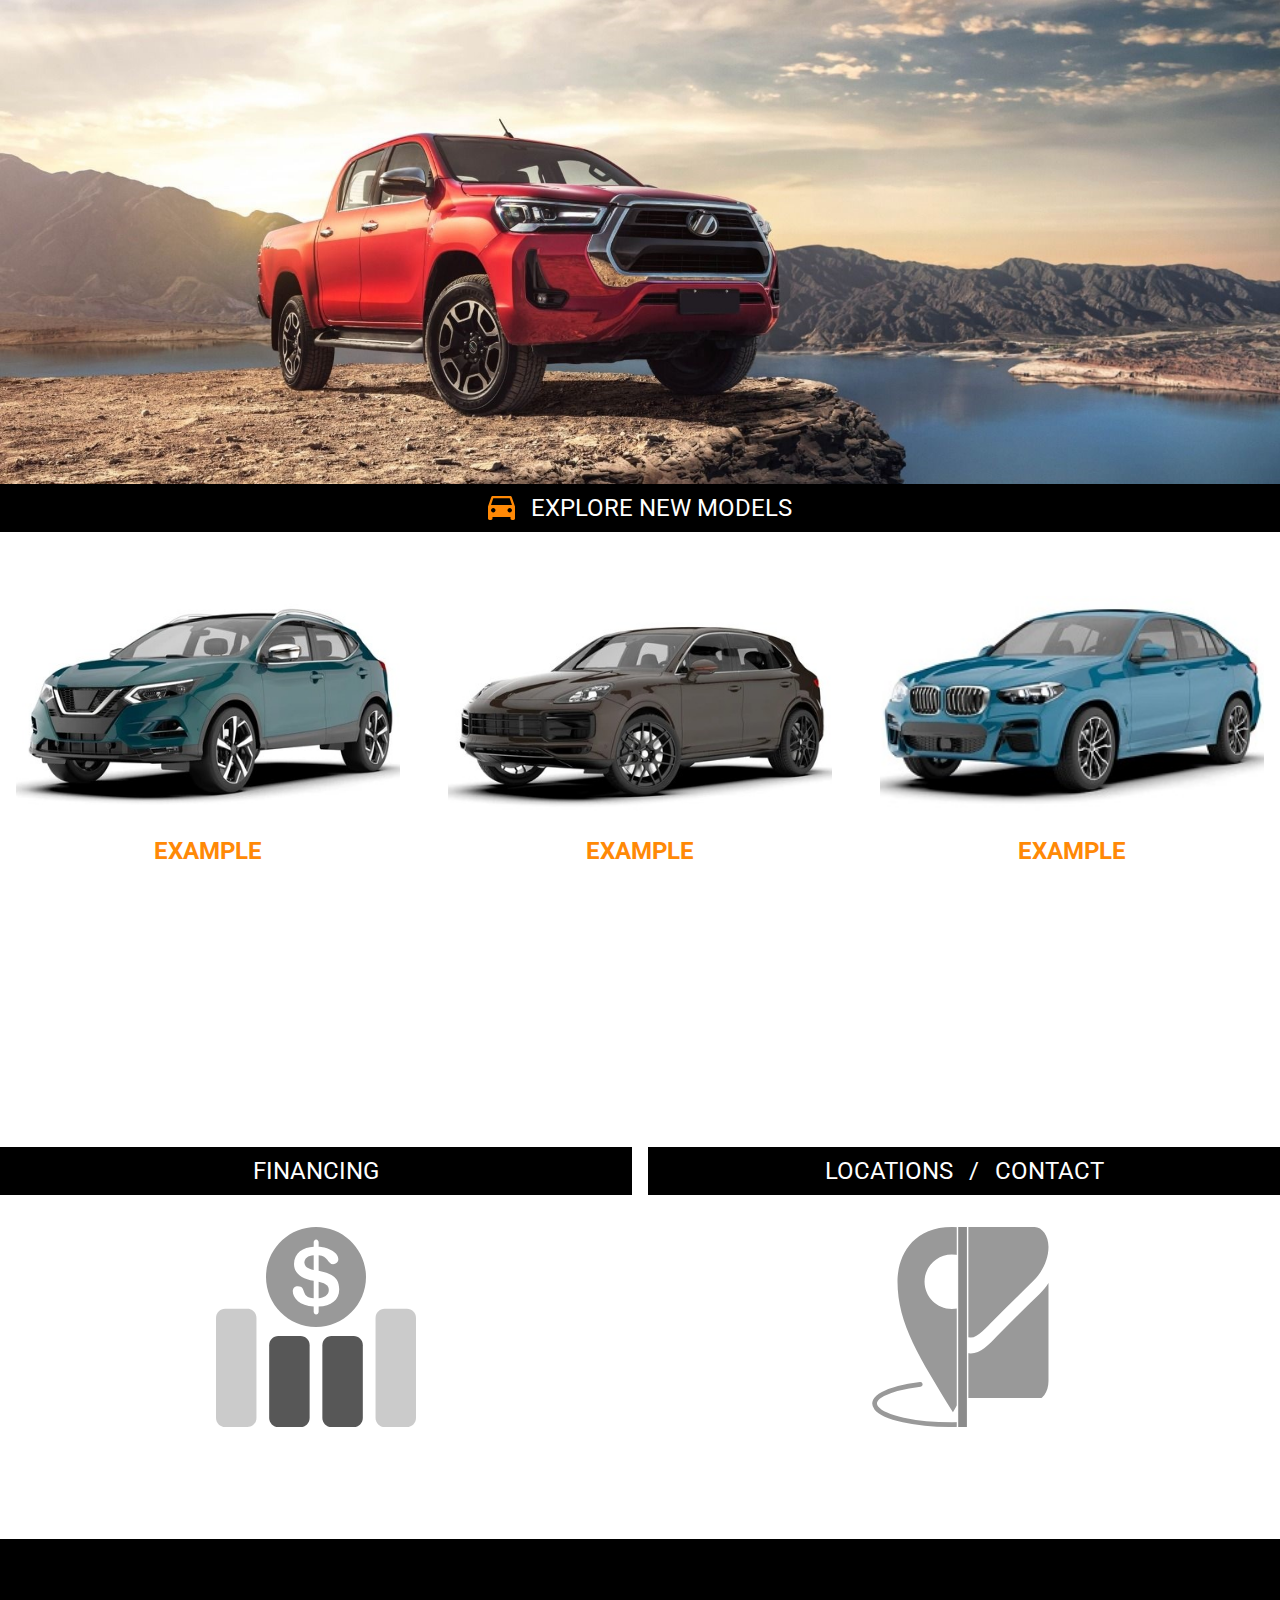
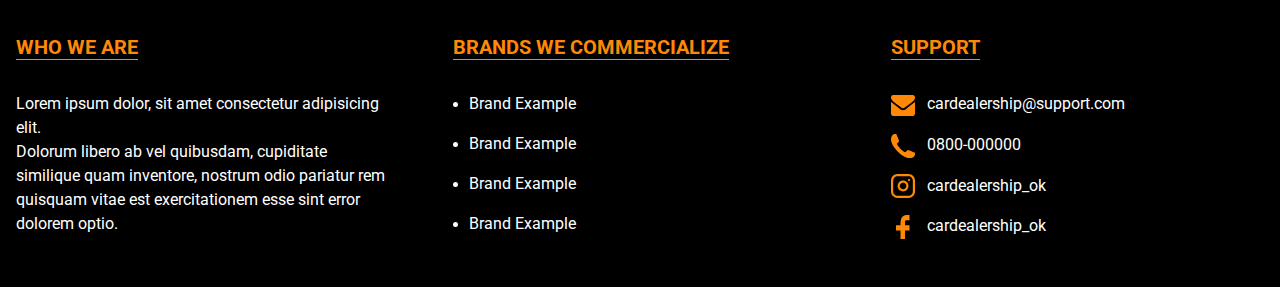
<file: pages/index.html>
<!DOCTYPE html>
<html lang="en">
<head>
    <meta charset="UTF-8">
    <meta http-equiv="X-UA-Compatible" content="IE=edge">
    <meta name="viewport" content="width=device-width, initial-scale=1.0">
    <link rel="preconnect" href="https://fonts.googleapis.com">
    <link rel="preconnect" href="https://fonts.gstatic.com" crossorigin>
    <link href="https://fonts.googleapis.com/css2?family=Playfair+Display:ital,wght@0,400;0,700;1,400;1,700&family=Roboto:ital,wght@0,400;0,700;0,900;1,300;1,700&display=swap" rel="stylesheet">
    <link rel="stylesheet" href="../css/index.css">
    <title>DealerShip</title>
</head>
<body>        
    <wrapper class="wrapper">
        <section class="hero inset-wrapper">
            <div class="hero-content">
                <h1>Welcome to <br> <i><font face="Playfair" color="#ff8906">Car Dealership</font></i></h1>
                <h2>MARKET LEADER</h2>
                <h2>We have the car you need <br> AT THE BEST PRICE</h2>
                <h2>Best Promotions</h2>
                <h2>Best after sales service</h2>
            </div>
        </section>
        <main class="main inset-wrapper">
            <div class="main-content">
                <div class="main-title">
                    <img class="icon-car" src="../icon/SVG/directions_car.svg" alt="">
                    <h2>Explore new models</h2>
                </div>
                <div class="main-carSlider">
                    <div class="card-container">
                        <div class="card-agroup">
                            <div class="card">
                                <a href="#model1">
                                    <img src="../image/car-slider1.jpg" alt="">
                                </a>
                                    <h2>EXAMPLE</h2>
                                    <div class="car-description">
                                        <h3>Car Features</h3>
                                        <ul>
                                            <li><strong>Year:</strong> 2022</li>
                                            <li><strong>Model:</strong> SerieX</li>
                                            <li><strong>Doors:</strong> 4</li>
                                            <li><strong>Fuel Type:</strong> Gasoline Fuel</li>
                                            <li><strong>Transmission:</strong> Automatic</li>
                                            <li><strong>Exterior Color:</strong> xxxxx</li>
                                        </ul>
                                    </div>
                            </div>
                            <div class="card">
                                <a href="#model1">
                                    <img src="../image/car-slider2.jpg" alt="">
                                </a>
                                <h2>EXAMPLE</h2>
                                <div class="car-description">
                                    <h3>Car Features</h3>
                                    <ul>
                                        <li><strong>Year:</strong> 2022</li>
                                        <li><strong>Model:</strong> SerieX</li>
                                        <li><strong>Doors:</strong> 4</li>
                                        <li><strong>Fuel Type:</strong> Gasoline Fuel</li>
                                        <li><strong>Transmission:</strong> Automatic</li>
                                        <li><strong>Exterior Color:</strong> xxxxx</li>
                                    </ul>
                                </div>
                            </div>
                            <div class="card">
                                <a href="#model1">
                                    <img src="../image/car-slider3.jpg" alt="">
                                </a>
                                <h2>EXAMPLE</h2>
                                <div class="car-description">
                                    <h3>Car Features</h3>
                                    <ul>
                                        <li><strong>Year:</strong> 2022</li>
                                        <li><strong>Model:</strong> SerieX</li>
                                        <li><strong>Doors:</strong> 4</li>
                                        <li><strong>Fuel Type:</strong> Gasoline Fuel</li>
                                        <li><strong>Transmission:</strong> Automatic</li>
                                        <li><strong>Exterior Color:</strong> xxxxx</li>
                                    </ul>
                                </div>
                            </div>
                        </div>
                        <div class="card-agroup">

                            <div class="card">
                                <a href="#model1">
                                    <img src="../image/car-slider4.jpg" alt="">
                                </a>
                                <h2>EXAMPLE</h2>
                                <div class="car-description">
                                    <h3>Car Features</h3>
                                    <ul>
                                        <li><strong>Year:</strong> 2022</li>
                                        <li><strong>Model:</strong> SerieX</li>
                                        <li><strong>Doors:</strong> 4</li>
                                        <li><strong>Fuel Type:</strong> Gasoline Fuel</li>
                                        <li><strong>Transmission:</strong> Automatic</li>
                                        <li><strong>Exterior Color:</strong> xxxxx</li>
                                    </ul>
                                </div>
                            </div>
                            <div class="card">
                                <a href="#model1">
                                    <img src="../image/car-slider1.jpg" alt="">
                                </a>
                                <h2>EXAMPLE</h2>
                                <div class="car-description">
                                    <h3>Car Features</h3>
                                    <ul>
                                        <li><strong>Year:</strong> 2022</li>
                                        <li><strong>Model:</strong> SerieX</li>
                                        <li><strong>Doors:</strong> 4</li>
                                        <li><strong>Fuel Type:</strong> Gasoline Fuel</li>
                                        <li><strong>Transmission:</strong> Automatic</li>
                                        <li><strong>Exterior Color:</strong> xxxxx</li>
                                    </ul>
                                </div>
                            </div>
                            <div class="card">
                                <a href="#model1">
                                    <img src="../image/car-slider2.jpg" alt="">
                                </a>
                                <h2>EXAMPLE</h2>
                                <div class="car-description">
                                    <h3>Car Features</h3>
                                    <ul>
                                        <li><strong>Year:</strong> 2022</li>
                                        <li><strong>Model:</strong> SerieX</li>
                                        <li><strong>Doors:</strong> 4</li>
                                        <li><strong>Fuel Type:</strong> Gasoline Fuel</li>
                                        <li><strong>Transmission:</strong> Automatic</li>
                                        <li><strong>Exterior Color:</strong> xxxxx</li>
                                    </ul>
                                </div>
                            </div>
                        </div>
                        <div class="card-agroup">
                            <div class="card">
                                <a href="#model1">
                                    <img src="../image/car-slider3.jpg" alt="">
                                </a>
                                <h2>EXAMPLE</h2>
                                <div class="car-description">
                                    <h3>Car Features</h3>
                                    <ul>
                                        <li><strong>Year:</strong> 2022</li>
                                        <li><strong>Model:</strong> SerieX</li>
                                        <li><strong>Doors:</strong> 4</li>
                                        <li><strong>Fuel Type:</strong> Gasoline Fuel</li>
                                        <li><strong>Transmission:</strong> Automatic</li>
                                        <li><strong>Exterior Color:</strong> xxxxx</li>
                                    </ul>
                                </div>
                            </div>
                            <div class="card">
                                <a href="#model1">
                                    <img src="../image/car-slider4.jpg" alt="">
                                </a>
                                <h2>EXAMPLE</h2>
                                <div class="car-description">
                                    <h3>Car Features</h3>
                                    <ul>
                                        <li><strong>Year:</strong> 2022</li>
                                        <li><strong>Model:</strong> SerieX</li>
                                        <li><strong>Doors:</strong> 4</li>
                                        <li><strong>Fuel Type:</strong> Gasoline Fuel</li>
                                        <li><strong>Transmission:</strong> Automatic</li>
                                        <li><strong>Exterior Color:</strong> xxxxx</li>
                                    </ul>
                                </div>
                            </div>
                            <div class="card">
                                <a href="#model1">
                                    <img src="../image/car-slider1.jpg" alt="">
                                </a>
                                <h2>EXAMPLE</h2>
                                <div class="car-description">
                                    <h3>Car Features</h3>
                                    <ul>
                                        <li><strong>Year:</strong> 2022</li>
                                        <li><strong>Model:</strong> SerieX</li>
                                        <li><strong>Doors:</strong> 4</li>
                                        <li><strong>Fuel Type:</strong> Gasoline Fuel</li>
                                        <li><strong>Transmission:</strong> Automatic</li>
                                        <li><strong>Exterior Color:</strong> xxxxx</li>
                                    </ul>
                                </div>
                            </div>
                        </div>
                        <div class="card-agroup">

                            <div class="card">
                                <a href="#model1">
                                    <img src="../image/car-slider2.jpg" alt="">
                                </a>
                                <h2>EXAMPLE</h2>
                                <div class="car-description">
                                    <h3>Car Features</h3>
                                    <ul>
                                        <li><strong>Year:</strong> 2022</li>
                                        <li><strong>Model:</strong> SerieX</li>
                                        <li><strong>Doors:</strong> 4</li>
                                        <li><strong>Fuel Type:</strong> Gasoline Fuel</li>
                                        <li><strong>Transmission:</strong> Automatic</li>
                                        <li><strong>Exterior Color:</strong> xxxxx</li>
                                    </ul>
                                </div>
                            </div>
                            <div class="card">
                                <a href="#model1">
                                    <img src="../image/car-slider3.jpg" alt="">
                                </a>
                                <h2>EXAMPLE</h2>
                                <div class="car-description">
                                    <h3>Car Features</h3>
                                    <ul>
                                        <li><strong>Year:</strong> 2022</li>
                                        <li><strong>Model:</strong> SerieX</li>
                                        <li><strong>Doors:</strong> 4</li>
                                        <li><strong>Fuel Type:</strong> Gasoline Fuel</li>
                                        <li><strong>Transmission:</strong> Automatic</li>
                                        <li><strong>Exterior Color:</strong> xxxxx</li>
                                    </ul>
                                </div>
                            </div>
                            <div class="card">
                                <a href="#model1">
                                    <img src="../image/car-slider4.jpg" alt="">
                                </a>
                                <h2>EXAMPLE</h2>
                                <div class="car-description">
                                    <h3>Car Features</h3>
                                    <ul>
                                        <li><strong>Year:</strong> 2022</li>
                                        <li><strong>Model:</strong> SerieX</li>
                                        <li><strong>Doors:</strong> 4</li>
                                        <li><strong>Fuel Type:</strong> Gasoline Fuel</li>
                                        <li><strong>Transmission:</strong> Automatic</li>
                                        <li><strong>Exterior Color:</strong> xxxxx</li>
                                    </ul>
                                </div>
                            </div>
                        </div>
                    </div>
                </div>
                <div class="main-services">
                    <a href="#financing" class="mainServices-section">                        
                        <div class="main-title">
                            <h2>Financing</h2>
                        </div>
                        <img src="../image/financing-image-colored.svg" alt="">
                    </a>
                    <a href="#contact" class="mainServices-section">
                        <div class="main-title">
                            <h2>Locations</h2>
                            <h2 class="hidden-in-mobile">/</h2>
                            <h2 class="hidden-in-mobile">Contact</h2>
                        </div>
                        <img src="../image/location-image-colored.svg" alt="">
                    </a>
                </div>

            </div>
        </main>
    </wrapper>
    <footer class="footer inset-wrapper">
        <div class="footer-content">
            <div class="footer-section">
                <div class="footer-title">
                    <h3>Who we are</h3>
                </div>
                <div class="footer-text">
                    <h4>Lorem ipsum dolor, sit amet consectetur adipisicing elit. <br> Dolorum libero ab vel quibusdam, cupiditate similique quam inventore, nostrum odio pariatur rem quisquam vitae est exercitationem esse sint error dolorem optio.</h4>
                </div>
            </div>
            <div class="footer-section">
                <div class="footer-title">
                    <h3>Brands we commercialize</h3>
                </div>
                <div class="footer-text">                        
                    <ul>
                        <li><h4>Brand Example</h4></li>
                        <li><h4>Brand Example</h4></li>
                        <li><h4>Brand Example</h4></li>
                        <li><h4>Brand Example</h4></li>
                    </ul>
                </div>
            </div>
            <div class="footer-section">
                <div class="footer-title">
                    <h3>Support</h3>
                </div>
                <div class="support-text">
                    <h4><img src="../icon/SVG/envelope.svg" alt=""> cardealership@support.com </h4>
                    <h4><img src="../icon/SVG/phone.svg" alt=""> 0800-000000 </h4>
                    <h4><img src="../icon/SVG/instagram.svg" alt=""> cardealership_ok </h4>
                    <h4><img src="../icon/SVG/social-facebook.svg" alt=""> cardealership_ok </h4>
                </div>
            </div>
        </div>
    </footer>
</body>
</html>
</file>
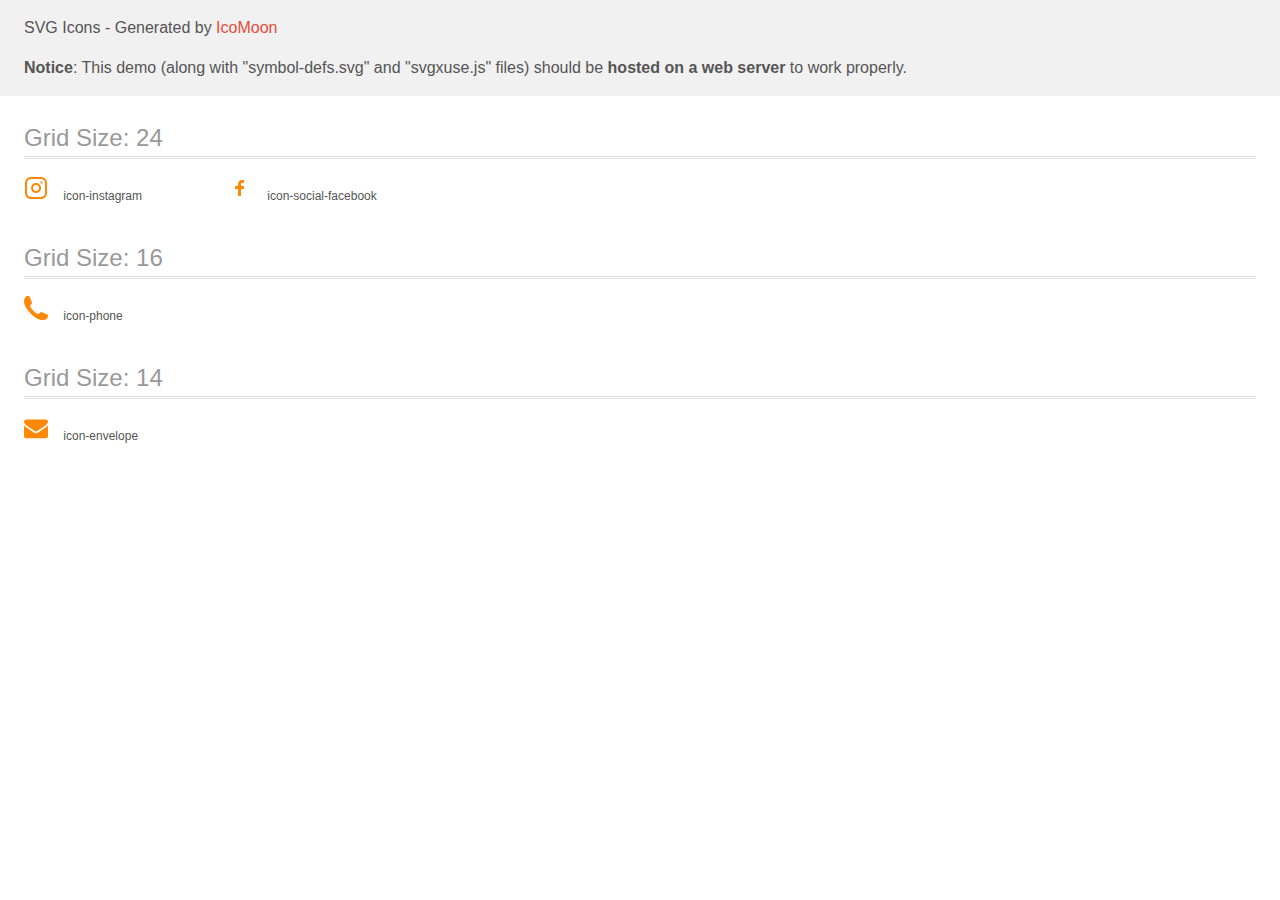
<file: icon/demo-external-svg.html>
<!doctype html>
<html>
<head>
    <title>IcoMoon - SVG Icons</title>
    <meta charset="utf-8">
    <meta name="viewport" content="width=device-width, initial-scale=1">
    <link rel="stylesheet" href="demo-files/demo.css">
    <link rel="stylesheet" href="style.css">
</head>
<body>
<header class="bgc1 clearfix">
<div class="mhl">
    <p>SVG Icons - Generated by <a href="https://icomoon.io/app">IcoMoon</a></p><p><strong>Notice</strong>: This demo (along with "symbol-defs.svg" and "svgxuse.js" files) should be <b>hosted on a web server</b> to work properly.</p>
</div>
</header>
    <div class="clearfix mhl ptl">
        <h1 class="mvm mtn fgc1">Grid Size: 24</h1>
        <div class="glyph fs1">
            <div class="clearfix pbs">
                <svg class="icon icon-instagram"><use xlink:href="symbol-defs.svg#icon-instagram"></use></svg><span class="name"> icon-instagram</span>
            </div>
        </div>
        <div class="glyph fs1">
            <div class="clearfix pbs">
                <svg class="icon icon-social-facebook"><use xlink:href="symbol-defs.svg#icon-social-facebook"></use></svg><span class="name"> icon-social-facebook</span>
            </div>
        </div>
  </div>
    <div class="clearfix mhl ptl">
        <h1 class="mvm mtn fgc1">Grid Size: 16</h1>
        <div class="glyph fs2">
            <div class="clearfix pbs">
                <svg class="icon icon-phone"><use xlink:href="symbol-defs.svg#icon-phone"></use></svg><span class="name"> icon-phone</span>
            </div>
        </div>
  </div>
    <div class="clearfix mhl ptl">
        <h1 class="mvm mtn fgc1">Grid Size: 14</h1>
        <div class="glyph fs3">
            <div class="clearfix pbs">
                <svg class="icon icon-envelope"><use xlink:href="symbol-defs.svg#icon-envelope"></use></svg><span class="name"> icon-envelope</span>
            </div>
        </div>
  </div>
<script defer src="svgxuse.js"></script>
</body>
</html>
</file>
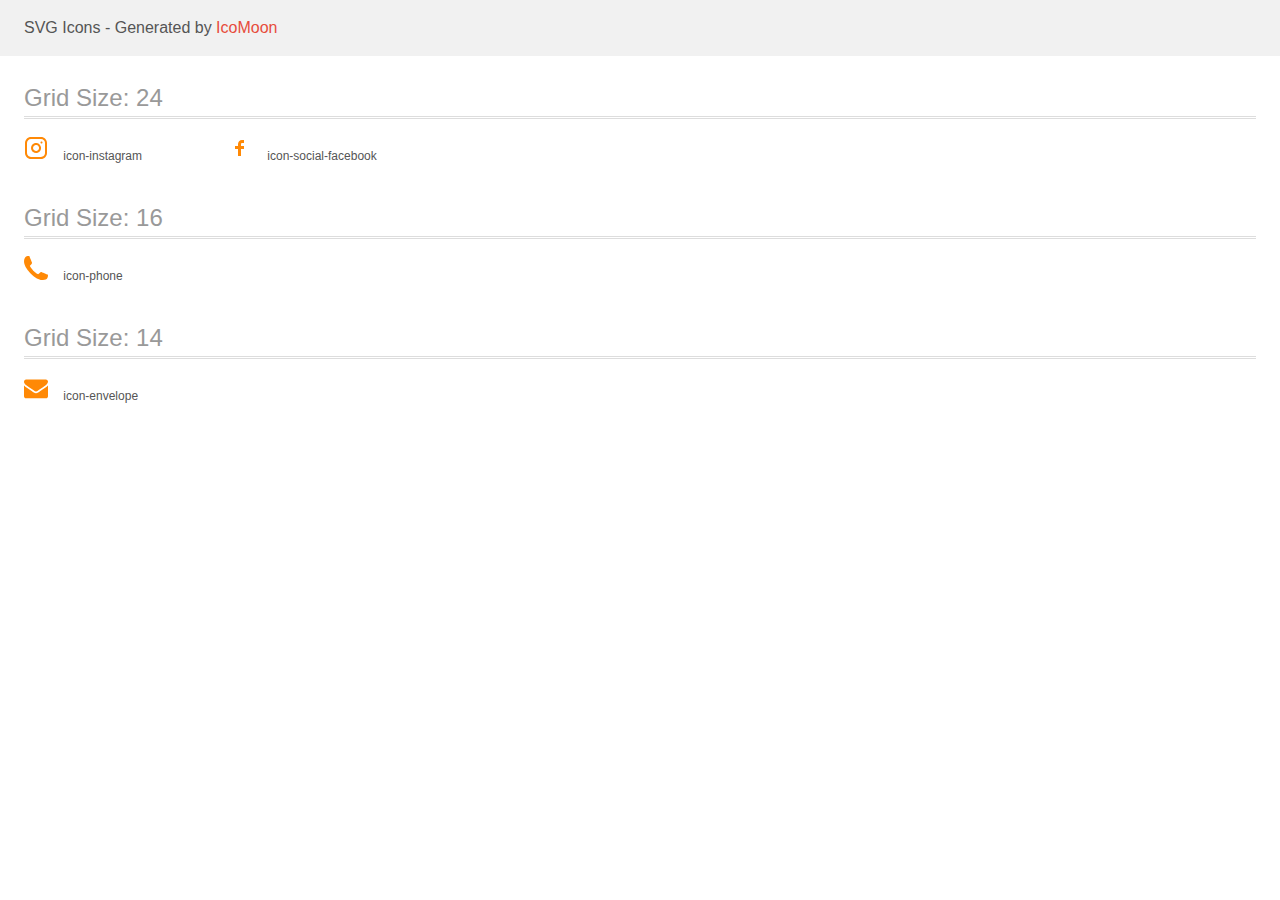
<file: icon/demo.html>
<!doctype html>
<html>
<head>
    <title>IcoMoon - SVG Icons</title>
    <meta charset="utf-8">
    <meta name="viewport" content="width=device-width, initial-scale=1">
    <link rel="stylesheet" href="demo-files/demo.css">
    <link rel="stylesheet" href="style.css">
</head>
<body>
<svg aria-hidden="true" style="position: absolute; width: 0; height: 0; overflow: hidden;" version="1.1" xmlns="http://www.w3.org/2000/svg" xmlns:xlink="http://www.w3.org/1999/xlink">
<defs>
<symbol id="icon-instagram" viewBox="0 0 24 24">
<path d="M7 1c-1.657 0-3.158 0.673-4.243 1.757s-1.757 2.586-1.757 4.243v10c0 1.657 0.673 3.158 1.757 4.243s2.586 1.757 4.243 1.757h10c1.657 0 3.158-0.673 4.243-1.757s1.757-2.586 1.757-4.243v-10c0-1.657-0.673-3.158-1.757-4.243s-2.586-1.757-4.243-1.757zM7 3h10c1.105 0 2.103 0.447 2.828 1.172s1.172 1.723 1.172 2.828v10c0 1.105-0.447 2.103-1.172 2.828s-1.723 1.172-2.828 1.172h-10c-1.105 0-2.103-0.447-2.828-1.172s-1.172-1.723-1.172-2.828v-10c0-1.105 0.447-2.103 1.172-2.828s1.723-1.172 2.828-1.172zM16.989 11.223c-0.15-0.972-0.571-1.857-1.194-2.567-0.754-0.861-1.804-1.465-3.009-1.644-0.464-0.074-0.97-0.077-1.477-0.002-1.366 0.202-2.521 0.941-3.282 1.967s-1.133 2.347-0.93 3.712 0.941 2.521 1.967 3.282 2.347 1.133 3.712 0.93 2.521-0.941 3.282-1.967 1.133-2.347 0.93-3.712zM15.011 11.517c0.122 0.82-0.1 1.609-0.558 2.227s-1.15 1.059-1.969 1.18-1.609-0.1-2.227-0.558-1.059-1.15-1.18-1.969 0.1-1.609 0.558-2.227 1.15-1.059 1.969-1.18c0.313-0.046 0.615-0.042 0.87-0.002 0.74 0.11 1.366 0.47 1.818 0.986 0.375 0.428 0.63 0.963 0.72 1.543zM17.5 7.5c0.552 0 1-0.448 1-1s-0.448-1-1-1-1 0.448-1 1 0.448 1 1 1z"></path>
</symbol>
<symbol id="icon-social-facebook" viewBox="0 0 24 24">
<path d="M13 10h3v3h-3v7h-3v-7h-3v-3h3v-1.255c0-1.189 0.374-2.691 1.118-3.512 0.744-0.823 1.673-1.233 2.786-1.233h2.096v3h-2.1c-0.498 0-0.9 0.402-0.9 0.899v2.101z"></path>
</symbol>
<symbol id="icon-phone" viewBox="0 0 24 24">
<path d="M1.595 0.891c0.958-0.961 3.856-1.121 3.877-0.613s2.609 6.143 2.632 6.652c0.022 0.508-1.706 2.24-2.211 2.747-0.501 0.502 3.381 4.9 3.454 4.983 0.082 0.074 4.47 3.965 4.971 3.463 0.505-0.507 2.234-2.239 2.74-2.216 0.507 0.022 6.13 2.615 6.637 2.639 0.507 0.022 0.347 2.925-0.611 3.887-0.82 0.821-5.064 3.803-12.444-1.522-0.809-0.466-2.091-1.537-4.035-3.485-0.001-0.001-0.002-0.002-0.004-0.003-0.002-0.002-0.003-0.003-0.005-0.005s-0.003-0.003-0.005-0.005c-0.001-0.002-0.002-0.003-0.003-0.004-1.942-1.948-3.011-3.234-3.476-4.045-5.312-7.398-2.337-11.653-1.518-12.474z"></path>
</symbol>
<symbol id="icon-envelope" viewBox="0 0 24 24">
<path d="M24 9.509v10.634c0 1.179-0.964 2.143-2.143 2.143h-19.714c-1.179 0-2.143-0.964-2.143-2.143v-10.634c0.402 0.442 0.857 0.83 1.353 1.165 2.223 1.513 4.473 3.027 6.656 4.621 1.125 0.83 2.518 1.848 3.978 1.848h0.027c1.46 0 2.853-1.018 3.978-1.848 2.183-1.58 4.433-3.107 6.67-4.621 0.482-0.335 0.938-0.723 1.339-1.165zM24 5.571c0 1.5-1.112 2.853-2.29 3.67-2.089 1.446-4.192 2.893-6.268 4.353-0.871 0.603-2.344 1.835-3.429 1.835h-0.027c-1.085 0-2.558-1.232-3.429-1.835-2.076-1.46-4.179-2.906-6.254-4.353-0.951-0.643-2.304-2.156-2.304-3.375 0-1.313 0.71-2.437 2.143-2.437h19.714c1.165 0 2.143 0.964 2.143 2.143z"></path>
</symbol>
</defs>
</svg>

<header class="bgc1 clearfix">
<div class="mhl">
    <p>SVG Icons - Generated by <a href="https://icomoon.io/app">IcoMoon</a></p>
</div>
</header>
    <div class="clearfix mhl ptl">
        <h1 class="mvm mtn fgc1">Grid Size: 24</h1>
        <div class="glyph fs1">
            <div class="clearfix pbs">
                <svg class="icon icon-instagram"><use xlink:href="#icon-instagram"></use></svg><span class="name"> icon-instagram</span>
            </div>
        </div>
        <div class="glyph fs1">
            <div class="clearfix pbs">
                <svg class="icon icon-social-facebook"><use xlink:href="#icon-social-facebook"></use></svg><span class="name"> icon-social-facebook</span>
            </div>
        </div>
  </div>
    <div class="clearfix mhl ptl">
        <h1 class="mvm mtn fgc1">Grid Size: 16</h1>
        <div class="glyph fs2">
            <div class="clearfix pbs">
                <svg class="icon icon-phone"><use xlink:href="#icon-phone"></use></svg><span class="name"> icon-phone</span>
            </div>
        </div>
  </div>
    <div class="clearfix mhl ptl">
        <h1 class="mvm mtn fgc1">Grid Size: 14</h1>
        <div class="glyph fs3">
            <div class="clearfix pbs">
                <svg class="icon icon-envelope"><use xlink:href="#icon-envelope"></use></svg><span class="name"> icon-envelope</span>
            </div>
        </div>
  </div>
<script defer src="svgxuse.js"></script>
</body>
</html>
</file>
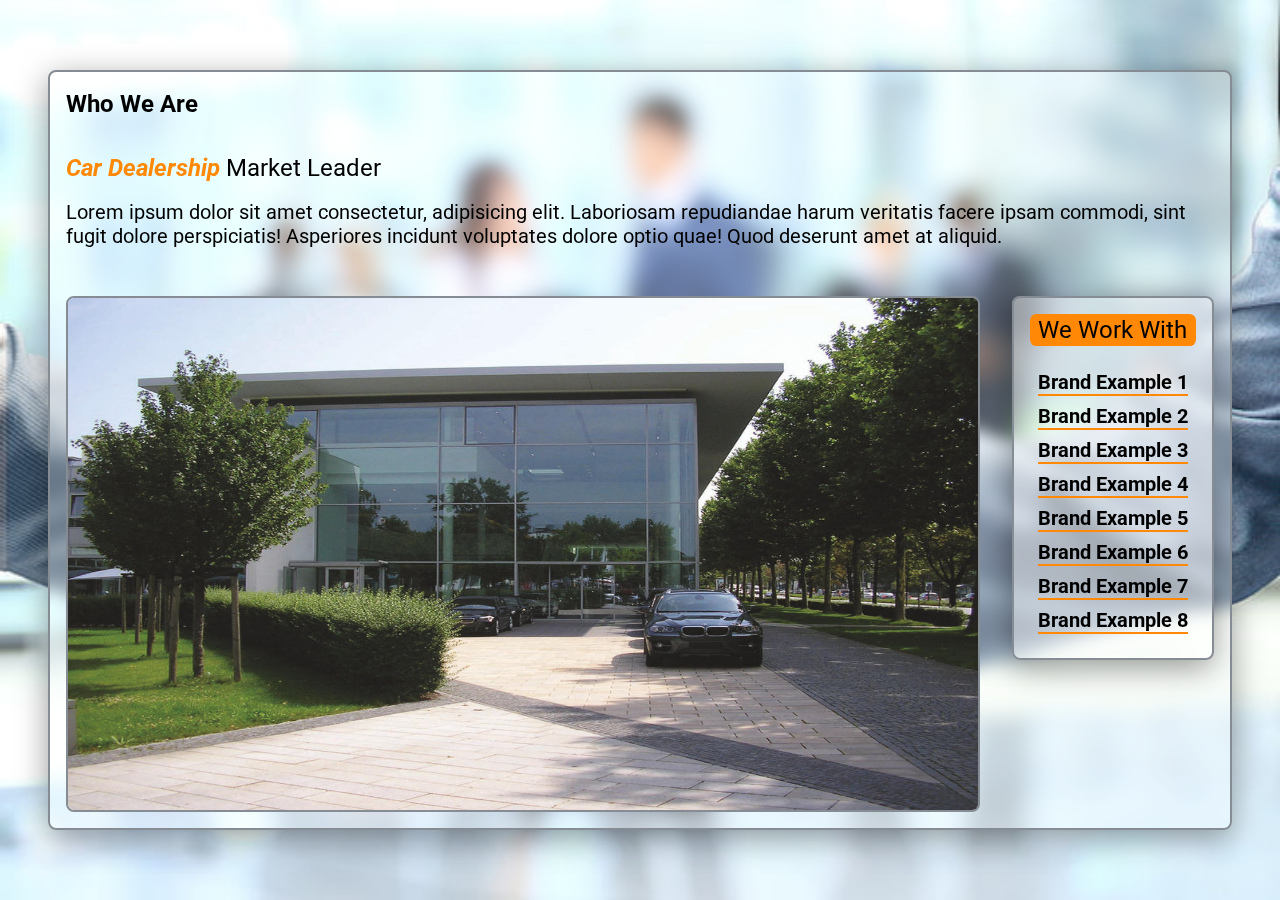
<file: pages/company.html>
<!DOCTYPE html>
<html lang="en">
<head>
    <meta charset="UTF-8">
    <meta http-equiv="X-UA-Compatible" content="IE=edge">
    <meta name="viewport" content="width=device-width, initial-scale=1.0">
    <link rel="preconnect" href="https://fonts.googleapis.com">
    <link rel="preconnect" href="https://fonts.gstatic.com" crossorigin>
    <link href="https://fonts.googleapis.com/css2?family=Playfair+Display:ital,wght@0,400;0,700;1,400;1,700&family=Roboto:ital,wght@0,400;0,700;0,900;1,300;1,700&display=swap" rel="stylesheet">
    <link rel="stylesheet" href="../css/index.css">
    <title>DealerShip</title>
</head>
<body>
    <section class="company inset-wrapper">
        <div class="company-content">
            <div class="company-title">
                <h2><strong>Who We Are</strong></h2>
            </div>
            <div class="company-description">
                <div class="company-text">
                    <h2><i><font color="#ff8906"> <strong>Car Dealership</strong></font></i> Market Leader</h2>
                    <h3>Lorem ipsum dolor sit amet consectetur, adipisicing elit. Laboriosam repudiandae harum veritatis facere ipsam commodi, sint fugit dolore perspiciatis! Asperiores incidunt voluptates dolore optio quae! Quod deserunt amet at aliquid.</h3>
                </div>
                <div class="company-info">
                    <div class="company-image">
                        <img src="../image/company-banner.jpg" alt="Company image">
                    </div>
                    <div class="company-brands">
                        <div class="brands-title">
                            <h2>We Work With</h2>
                        </div>
                        <div class="brands-names">
                            <a href=""><h3>Brand Example 1</h3></a>
                            <a href=""><h3>Brand Example 2</h3></a>
                            <a href=""><h3>Brand Example 3</h3></a>
                            <a href=""><h3>Brand Example 4</h3></a>
                            <a href=""><h3>Brand Example 5</h3></a>
                            <a href=""><h3>Brand Example 6</h3></a>
                            <a href=""><h3>Brand Example 7</h3></a>
                            <a href=""><h3>Brand Example 8</h3></a>
                        </div>
                    </div>
                </div>
            </div>
        </div>
    </section>
</body>
</file>
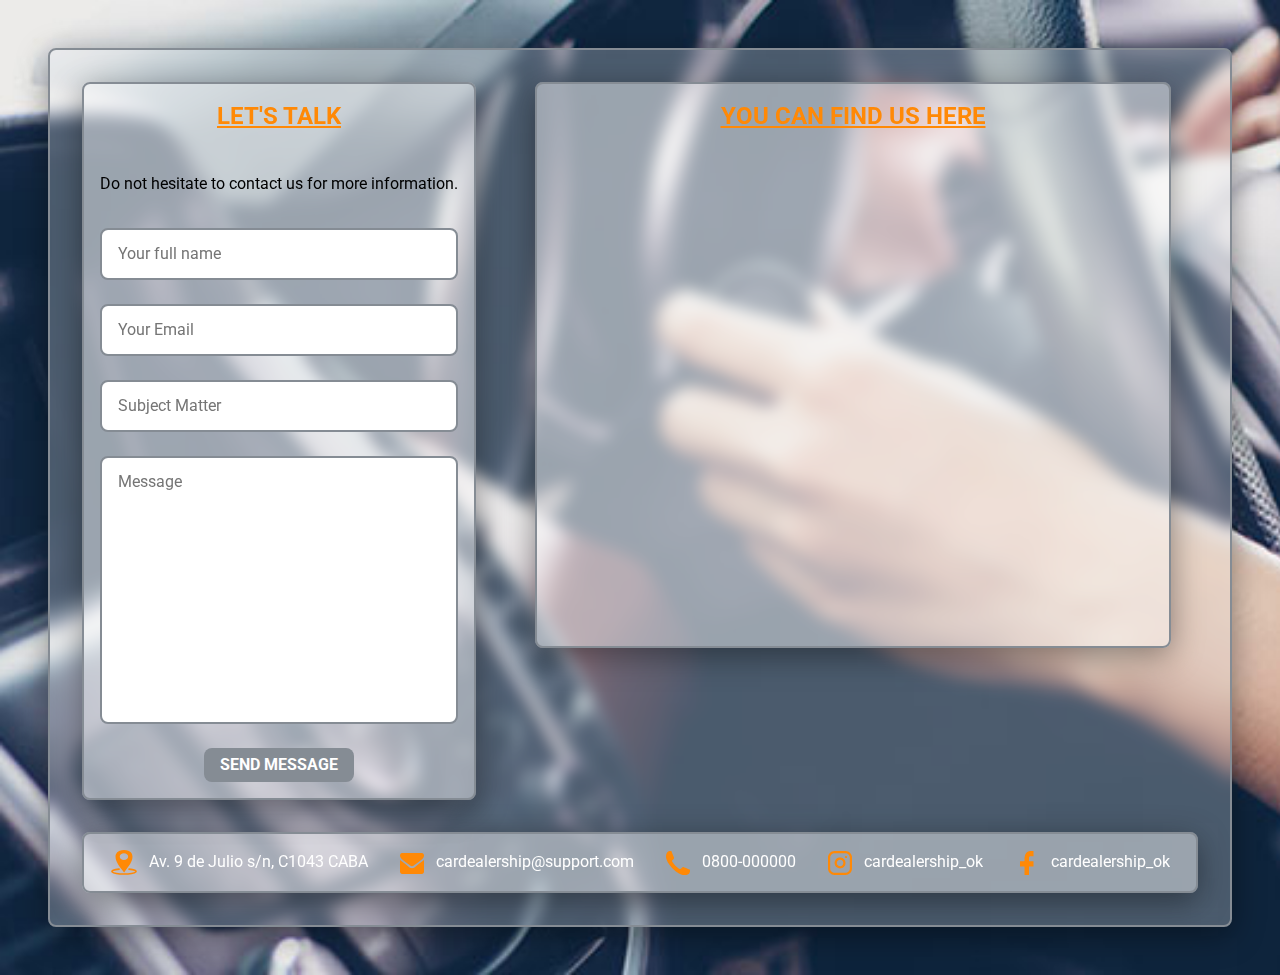
<file: pages/contact.html>
<!DOCTYPE html>
<html lang="en">
<head>
    <meta charset="UTF-8">
    <meta http-equiv="X-UA-Compatible" content="IE=edge">
    <meta name="viewport" content="width=device-width, initial-scale=1.0">
    <link rel="preconnect" href="https://fonts.googleapis.com">
    <link rel="preconnect" href="https://fonts.gstatic.com" crossorigin>
    <link href="https://fonts.googleapis.com/css2?family=Playfair+Display:ital,wght@0,400;0,700;1,400;1,700&family=Roboto:ital,wght@0,400;0,700;0,900;1,300;1,700&display=swap" rel="stylesheet">
    <link rel="stylesheet" href="../css/index.css">
    <title>Car Dealership</title>
</head>
<body>
        <section class="contact inset-wrapper">
            <div class="contact-content">
                <form class="form" id="form">
                    <h2 class="title"><strong>let's talk</strong></h2>
                    <h4 class="subtitle">Do not hesitate to contact us for more information.</h4>        
                    <input required name="name" id="name" type="text" title="Name allows only letters and spaces" pattern="^[A-Za-zÑñÁáÉéÍíÓóÚúÜü\s]+$" placeholder="Your full name">
                    <input required name="email" id="email" type="email" title="incorrect email" pattern="^[a-z0-9]+(\.[_a-z0-9]+)*@[a-z0-9-]+(\.[a-z0-9-]+)*(\.[a-z]{2,15})$" placeholder="Your Email">
                    <input type="text" name="subject" required placeholder="Subject Matter" title="Subject can only contain up to 40 characters." pattern="^.{1,40}$">
                    <textarea required name="message" placeholder="Message" id="message" cols="30" rows="10"></textarea>
                    <button class="form-button" type="submit">Send Message</button>
                    <input type="hidden" name="_captcha" value="false">
                    <span class="loader none"></span>
                    <div class="form-response none">
                        <h2>Data has been sent.</h2>
                    </div>
                </form>
                <div class="location">
                        <div class="map-container">
                            <h2 class="location-title"><strong>you can find us here</strong></h2>
                            <iframe class="map" src="https://www.google.com/maps/embed?pb=!1m14!1m8!1m3!1d13136.066850016401!2d-58.3815704!3d-34.6037389!3m2!1i1024!2i768!4f13.1!3m3!1m2!1s0x0%3A0x11bead4e234e558b!2sObelisco!5e0!3m2!1ses!2sar!4v1670891358611!5m2!1ses!2sar" width="600" height="450" style="border:0;" allowfullscreen="" loading="lazy" referrerpolicy="no-referrer-when-downgrade"></iframe>
                        </div>
                </div>
                <div class="contact-description">
                    <h4><img src="../icon/SVG/location-icon.svg" alt=""> Av. 9 de Julio s/n, C1043 CABA</h4>
                    <h4><img src="../icon/SVG/envelope.svg" alt=""> cardealership@support.com </h4>
                    <h4>
                        <a href="tel:+0800-000000">
                            <img src="../icon/SVG/phone.svg" alt=""> 0800-000000  
                        </a>
                    </h4>
                    <h4>
                        <a href="https://mauriciolaratro.github.io/portafolio-mauricio/">
                            <img src="../icon/SVG/instagram.svg" alt=""> cardealership_ok 
                        </a>
                    </h4>
                    <h4>
                        <a href="https://mauriciolaratro.github.io/portafolio-mauricio/">
                            <img src="../icon/SVG/social-facebook.svg" alt=""> cardealership_ok
                        </a>
                    </h4>
                </div>
            </div>
        </section>
</body>
</html>
</file>
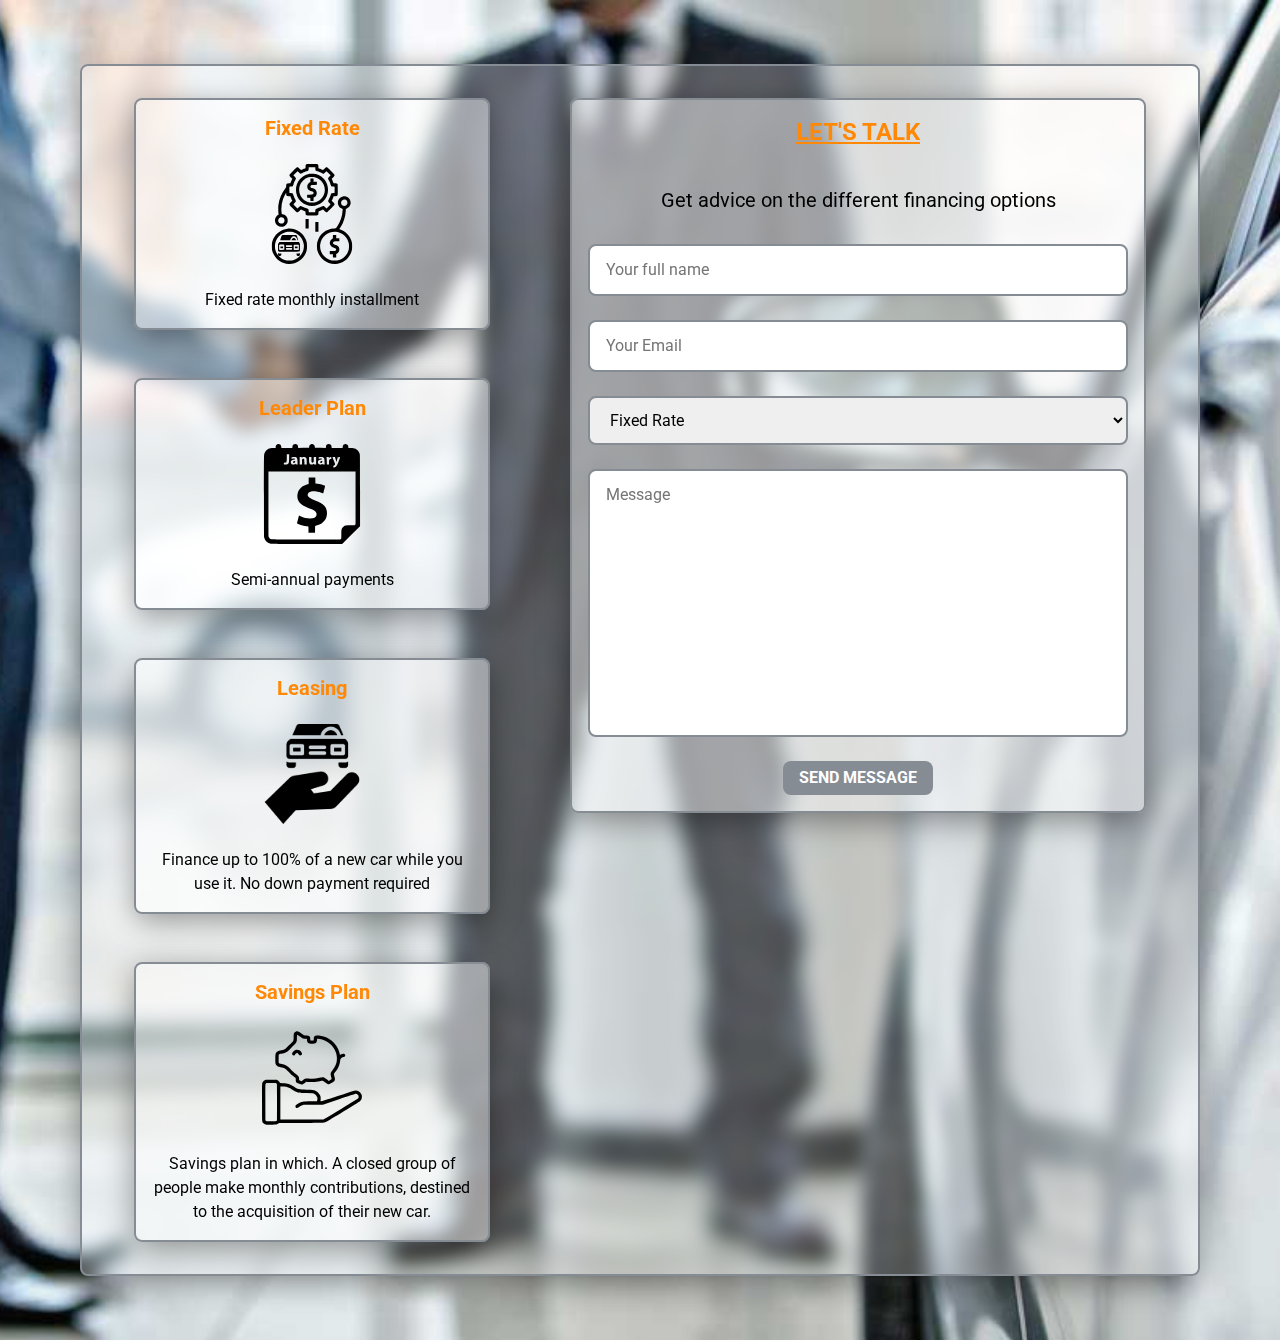
<file: pages/financing.html>
<!DOCTYPE html>
<html lang="en">
<head>
    <meta charset="UTF-8">
    <meta http-equiv="X-UA-Compatible" content="IE=edge">
    <meta name="viewport" content="width=device-width, initial-scale=1.0">
    <link rel="preconnect" href="https://fonts.googleapis.com">
    <link rel="preconnect" href="https://fonts.gstatic.com" crossorigin>
    <link href="https://fonts.googleapis.com/css2?family=Playfair+Display:ital,wght@0,400;0,700;1,400;1,700&family=Roboto:ital,wght@0,400;0,700;0,900;1,300;1,700&display=swap" rel="stylesheet">
    <link rel="stylesheet" href="../css/index.css">
    <title>DealerShip</title>
</head>
<body>
    <section class="financing inset-wrapper">
        <div class="financing-content">
            <div class="financing-options">
                <div class="financing-card">
                    <h3>Fixed Rate</h3>
                    <img src="../image/tasa-fija.svg" alt="">
                    <h4>Fixed rate monthly installment</h4>
                </div>
                <div class="financing-card">
                    <h3>Leader Plan</h3>
                    <img src="../image/leader-plan.svg" alt="">
                    <h4>Semi-annual payments </h4>
                </div>
                <div class="financing-card">
                    <h3>Leasing</h3>
                    <img src="../image/leasing.svg" alt="">
                    <h4>Finance up to 100% of a new car while you use it. No down payment required</h4>
                </div>
                <div class="financing-card">
                    <h3>Savings Plan</h3>
                    <img src="../image/savings-plan.svg" alt="">
                    <h4>Savings plan in which. A closed group of people make monthly contributions, destined to the acquisition of their new car. </h4>
                </div>
            </div>
            <form class="form" id="form">
                <h2 class="title"><strong>let's talk</strong></h2>
                <h3 class="subtitle">Get advice on the different financing options</h3>        
                <input required name="name" id="name" type="text" title="Name allows only letters and spaces" pattern="^[A-Za-zÑñÁáÉéÍíÓóÚúÜü\s]+$" placeholder="Your full name">
                <input required name="email" id="email" type="email" title="incorrect email" pattern="^[a-z0-9]+(\.[_a-z0-9]+)*@[a-z0-9-]+(\.[a-z0-9-]+)*(\.[a-z]{2,15})$" placeholder="Your Email">
                <select class="select-financing" name="Selected Financing" required>
                    <option value="Fixed Rate">Fixed Rate</option>
                    <option value="Leader Plan">Leader Plan</option>
                    <option value="Leasing">Leasing</option>
                    <option value="Savings Plan">Savings Plan</option>
                </select>
                <textarea required name="message" placeholder="Message" id="message" cols="30" rows="10"></textarea>
                <button class="form-button" type="submit">Send Message</button>
                <input type="hidden" name="_captcha" value="false">
                <span class="loader none"></span>
                <div class="form-response none">
                    <h2>Data has been sent.</h2>
                </div>
        </form>
        </div>
    </section>
</body>
</file>
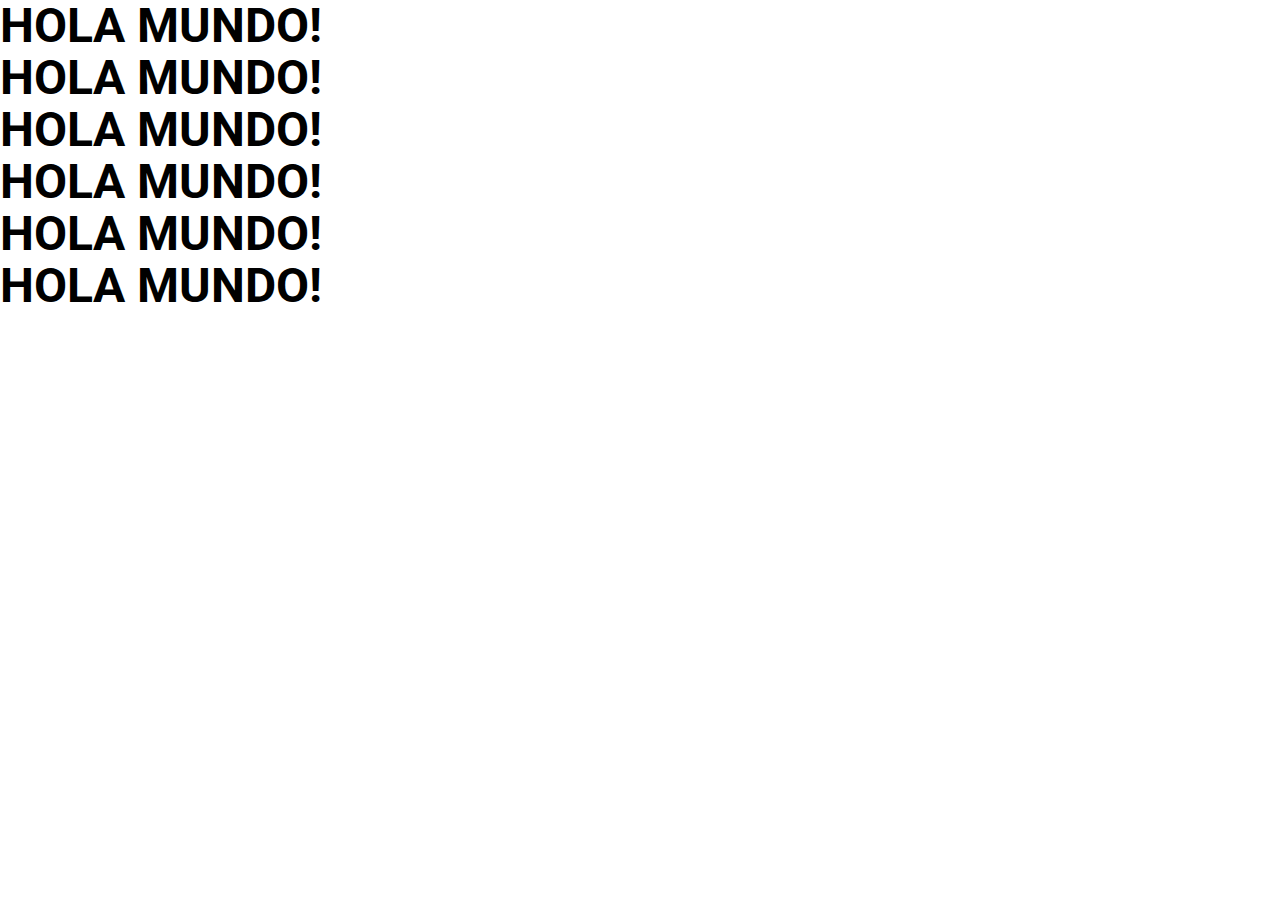
<file: pages/thanks.html>
<!DOCTYPE html>
<html lang="en">
<head>
    <meta charset="UTF-8">
    <meta http-equiv="X-UA-Compatible" content="IE=edge">
    <meta name="viewport" content="width=device-width, initial-scale=1.0">
    <link rel="preconnect" href="https://fonts.googleapis.com">
    <link rel="preconnect" href="https://fonts.gstatic.com" crossorigin>
    <link href="https://fonts.googleapis.com/css2?family=Playfair+Display:ital,wght@0,400;0,700;1,400;1,700&family=Roboto:ital,wght@0,400;0,700;0,900;1,300;1,700&display=swap" rel="stylesheet">
    <link rel="stylesheet" href="../css/index.css">
    <title>Thanks!</title>
</head>
<body>
    <h1>HOLA MUNDO!</h1>
    <h1>HOLA MUNDO!</h1>
    <h1>HOLA MUNDO!</h1>
    <h1>HOLA MUNDO!</h1>
    <h1>HOLA MUNDO!</h1>
    <h1>HOLA MUNDO!</h1>
</body>
</html>
</file>
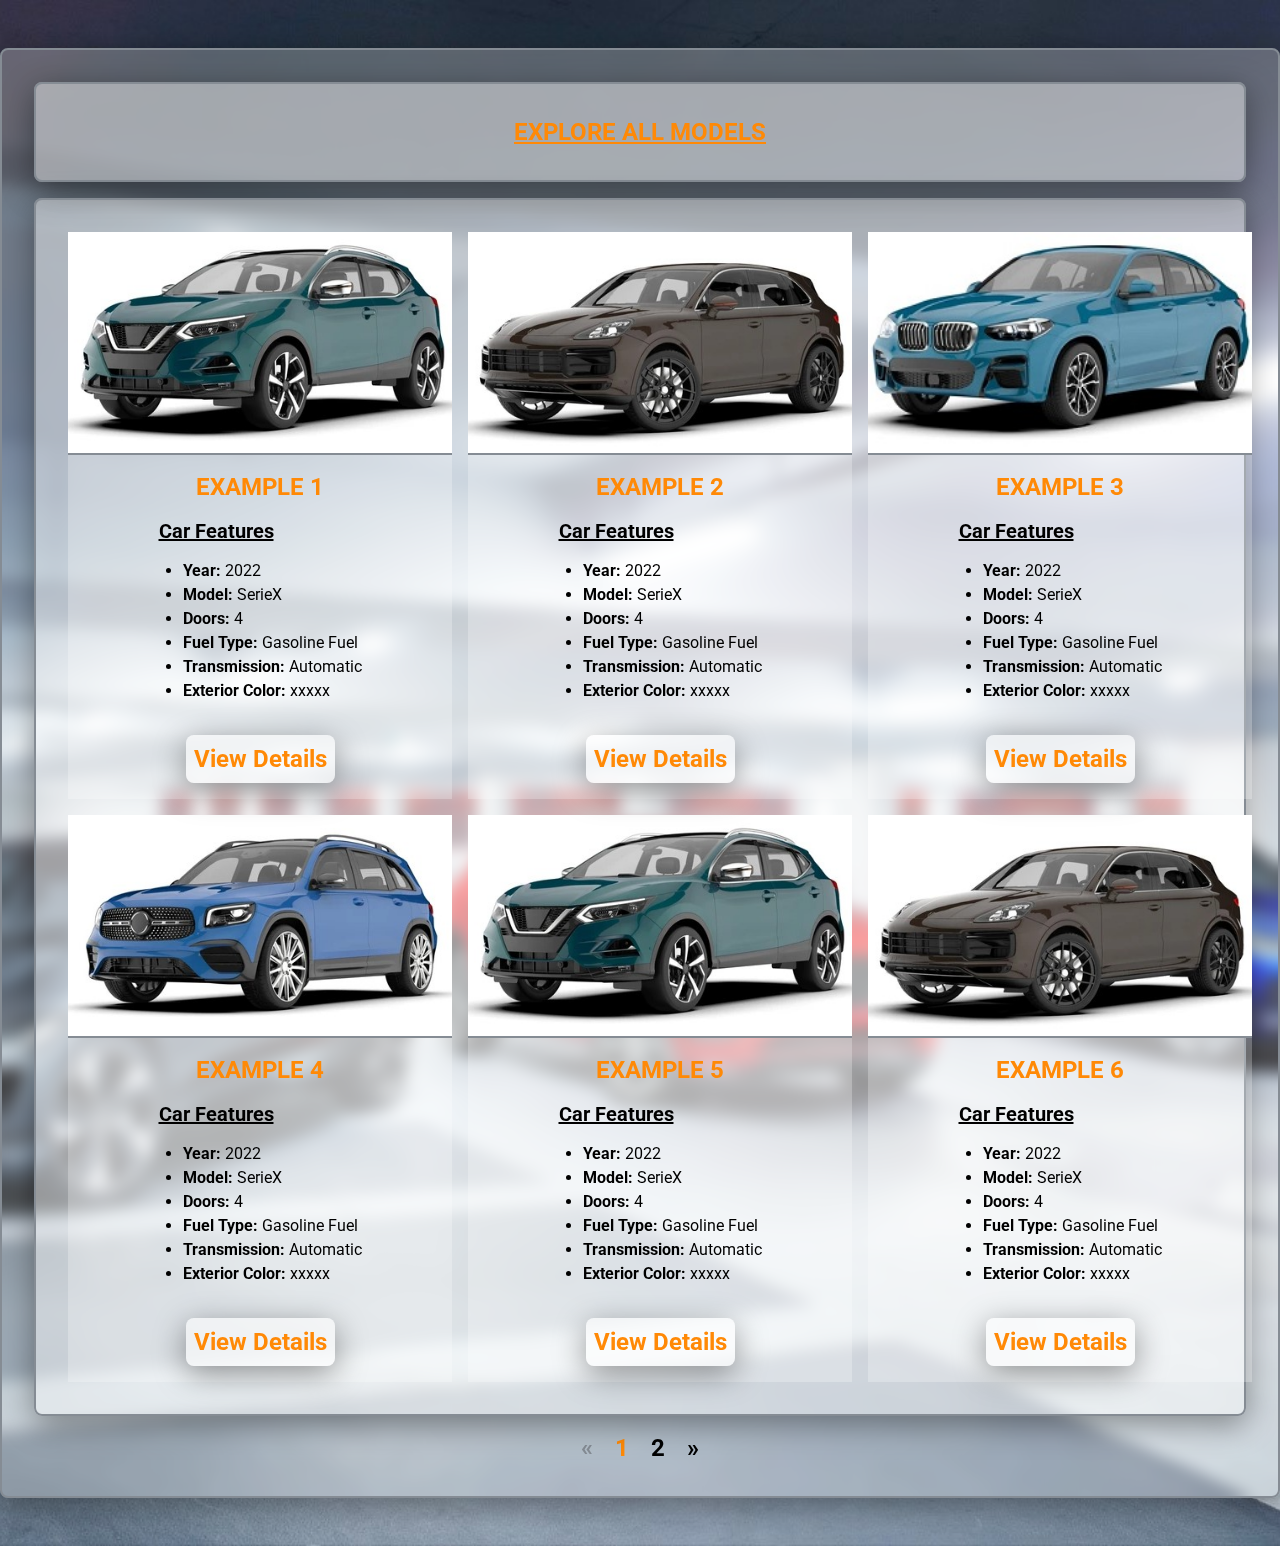
<file: pages/vehicles.html>
<!DOCTYPE html>
<html lang="en">
<head>
    <meta charset="UTF-8">
    <meta http-equiv="X-UA-Compatible" content="IE=edge">
    <meta name="viewport" content="width=device-width, initial-scale=1.0">
    <link rel="preconnect" href="https://fonts.googleapis.com">
    <link rel="preconnect" href="https://fonts.gstatic.com" crossorigin>
    <link href="https://fonts.googleapis.com/css2?family=Playfair+Display:ital,wght@0,400;0,700;1,400;1,700&family=Roboto:ital,wght@0,400;0,700;0,900;1,300;1,700&display=swap" rel="stylesheet">
    <link rel="stylesheet" href="../css/index.css">
    <title>DealerShip</title>
</head>
<body>
    <section class="vehicles inset-wrapper">
        <div class="vehicles-content">
            <div class="vehicles-text">
                <h2 class="vehicles-title">Explore all models</h2>
            </div>
            <div class="vehicles-models">
                <div class="card">
                    <a href="/model1" onclick="route()">
                        <img src="../image/car-slider1.jpg" alt="">
                    </a>
                        <h2>EXAMPLE 1</h2>
                        <div class="car-description">
                            <h3>Car Features</h3>
                            <ul>
                                <li><strong>Year:</strong> 2022</li>
                                <li><strong>Model:</strong> SerieX</li>
                                <li><strong>Doors:</strong> 4</li>
                                <li><strong>Fuel Type:</strong> Gasoline Fuel</li>
                                <li><strong>Transmission:</strong> Automatic</li>
                                <li><strong>Exterior Color:</strong> xxxxx</li>
                            </ul>
                        </div>
                        <a class="view-details" href="/model1" onclick="route()"><h2>View Details</h2></a>
                </div>
                <div class="card">
                    <a href="/model1" onclick="route()">
                        <img src="../image/car-slider2.jpg" alt="">
                    </a>
                    <h2>EXAMPLE 2</h2>
                    <div class="car-description">
                        <h3>Car Features</h3>
                        <ul>
                            <li><strong>Year:</strong> 2022</li>
                            <li><strong>Model:</strong> SerieX</li>
                            <li><strong>Doors:</strong> 4</li>
                            <li><strong>Fuel Type:</strong> Gasoline Fuel</li>
                            <li><strong>Transmission:</strong> Automatic</li>
                            <li><strong>Exterior Color:</strong> xxxxx</li>
                        </ul>
                    </div>
                    <a class="view-details" href="/model1" onclick="route()"><h2>View Details</h2></a>
                </div>
                <div class="card">
                    <a href="/model1" onclick="route()">
                        <img src="../image/car-slider3.jpg" alt="">
                    </a>
                    <h2>EXAMPLE 3</h2>
                    <div class="car-description">
                        <h3>Car Features</h3>
                        <ul>
                            <li><strong>Year:</strong> 2022</li>
                            <li><strong>Model:</strong> SerieX</li>
                            <li><strong>Doors:</strong> 4</li>
                            <li><strong>Fuel Type:</strong> Gasoline Fuel</li>
                            <li><strong>Transmission:</strong> Automatic</li>
                            <li><strong>Exterior Color:</strong> xxxxx</li>
                        </ul>
                    </div>
                    <a class="view-details" href="/model1" onclick="route()"><h2>View Details</h2></a>
                </div>
                <div class="card">
                    <a href="/model1" onclick="route()">
                        <img src="../image/car-slider4.jpg" alt="">
                    </a>
                    <h2>EXAMPLE 4</h2>
                    <div class="car-description">
                        <h3>Car Features</h3>
                        <ul>
                            <li><strong>Year:</strong> 2022</li>
                            <li><strong>Model:</strong> SerieX</li>
                            <li><strong>Doors:</strong> 4</li>
                            <li><strong>Fuel Type:</strong> Gasoline Fuel</li>
                            <li><strong>Transmission:</strong> Automatic</li>
                            <li><strong>Exterior Color:</strong> xxxxx</li>
                        </ul>
                    </div>
                    <a class="view-details" href="/model1" onclick="route()"><h2>View Details</h2></a>
                </div>
                <div class="card">
                    <a href="/model1" onclick="route()">
                        <img src="../image/car-slider1.jpg" alt="">
                    </a>
                    <h2>EXAMPLE 5</h2>
                    <div class="car-description">
                        <h3>Car Features</h3>
                        <ul>
                            <li><strong>Year:</strong> 2022</li>
                            <li><strong>Model:</strong> SerieX</li>
                            <li><strong>Doors:</strong> 4</li>
                            <li><strong>Fuel Type:</strong> Gasoline Fuel</li>
                            <li><strong>Transmission:</strong> Automatic</li>
                            <li><strong>Exterior Color:</strong> xxxxx</li>
                        </ul>
                    </div>
                    <a class="view-details" href="/model1" onclick="route()"><h2>View Details</h2></a>
                </div>
                <div class="card">
                    <a href="/model1" onclick="route()">
                        <img src="../image/car-slider2.jpg" alt="">
                    </a>
                    <h2>EXAMPLE 6</h2>
                    <div class="car-description">
                        <h3>Car Features</h3>
                        <ul>
                            <li><strong>Year:</strong> 2022</li>
                            <li><strong>Model:</strong> SerieX</li>
                            <li><strong>Doors:</strong> 4</li>
                            <li><strong>Fuel Type:</strong> Gasoline Fuel</li>
                            <li><strong>Transmission:</strong> Automatic</li>
                            <li><strong>Exterior Color:</strong> xxxxx</li>
                        </ul>
                    </div>
                    <a class="view-details" href="/model1" onclick="route()"><h2>View Details</h2></a>
                </div>
            </div>
            <div class="page-navigation">
                <a class="no-events" href="/vehicles" onclick="route()">&laquo;</a>
                <a class="is-active" href="/vehicles" onclick="route()">1</a>
                <a href="/vehicles2" onclick="route()">2</a>
                <a href="/vehicles2" onclick="route()">&raquo;</a>
            </div>
        </div>
    </section>
</body>
</html>
</file>
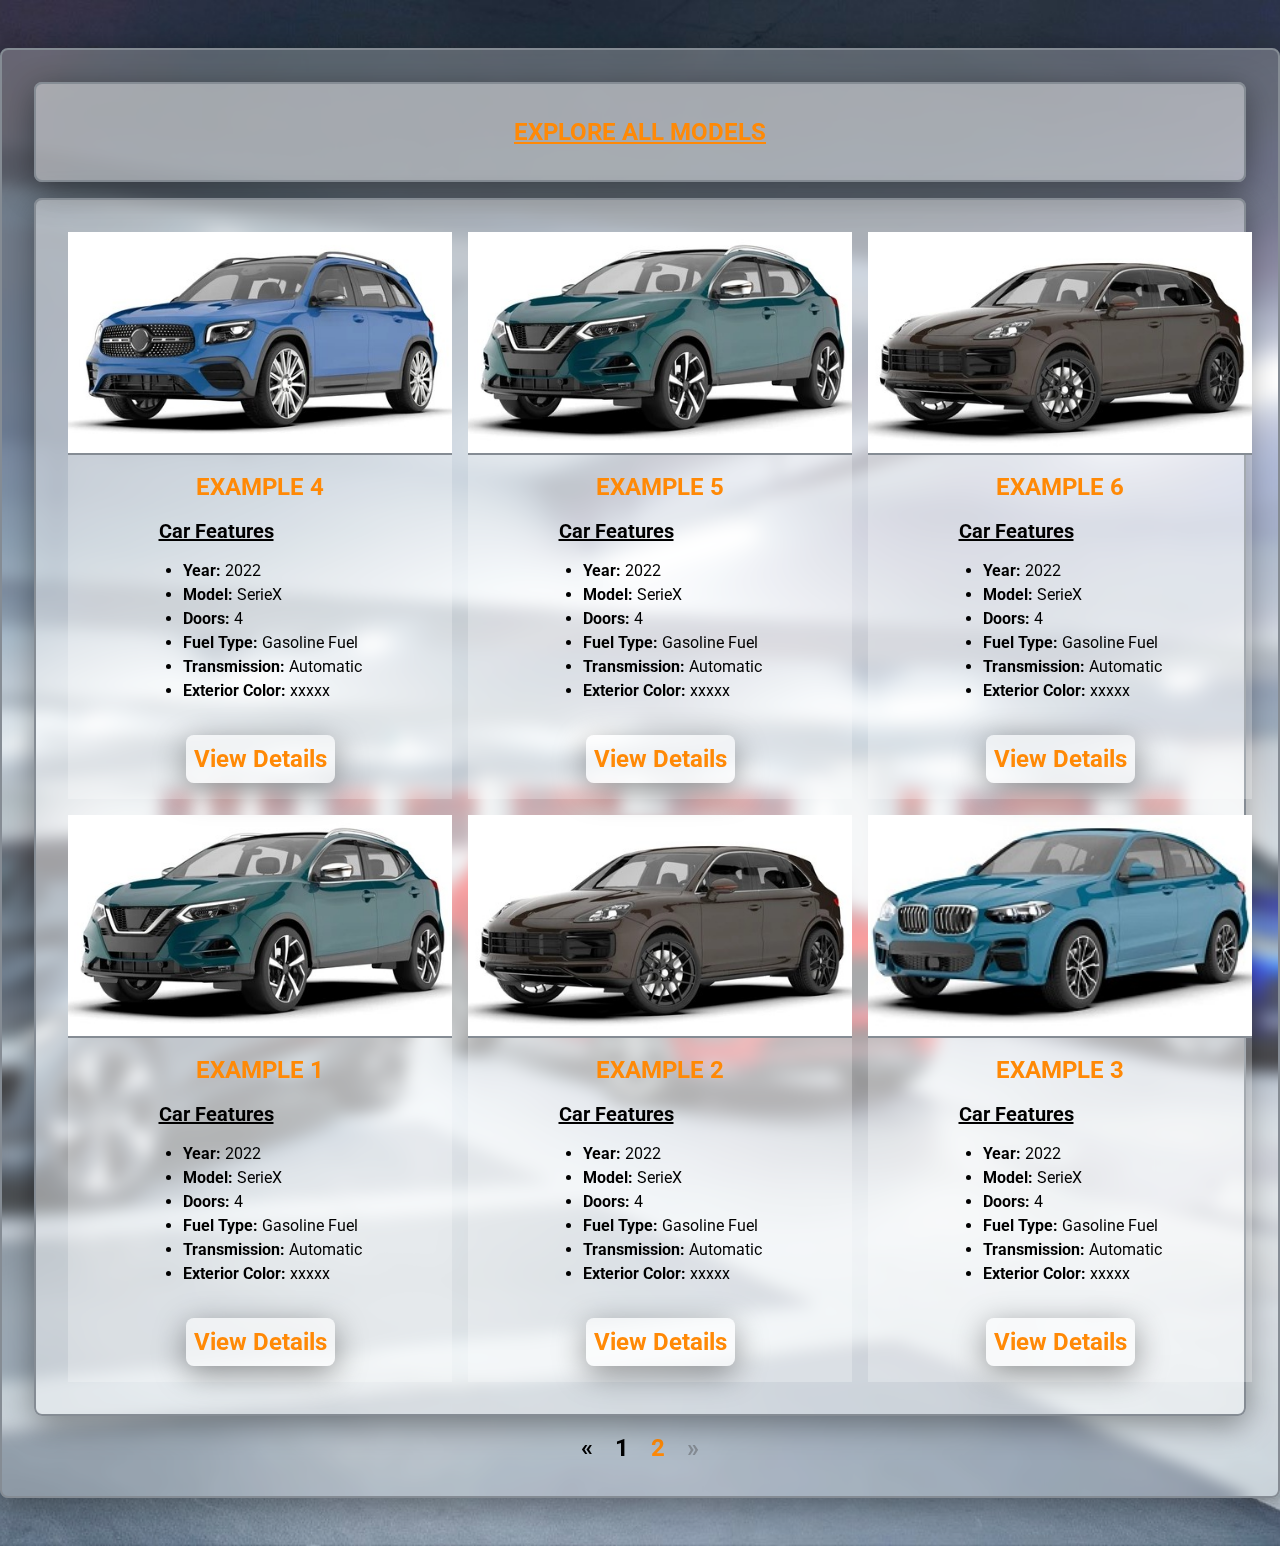
<file: pages/vehicles2.html>
<!DOCTYPE html>
<html lang="en">
<head>
    <meta charset="UTF-8">
    <meta http-equiv="X-UA-Compatible" content="IE=edge">
    <meta name="viewport" content="width=device-width, initial-scale=1.0">
    <link rel="preconnect" href="https://fonts.googleapis.com">
    <link rel="preconnect" href="https://fonts.gstatic.com" crossorigin>
    <link href="https://fonts.googleapis.com/css2?family=Playfair+Display:ital,wght@0,400;0,700;1,400;1,700&family=Roboto:ital,wght@0,400;0,700;0,900;1,300;1,700&display=swap" rel="stylesheet">
    <link rel="stylesheet" href="../css/index.css">
    <title>DealerShip</title>
</head>
<body>
    <section class="vehicles inset-wrapper">
        <div class="vehicles-content">
            <div class="vehicles-text">
                <h2 class="vehicles-title">Explore all models</h2>
            </div>
            <div class="vehicles-models">
                <div class="card">
                    <a href="/model1" onclick="route()">
                        <img src="../image/car-slider4.jpg" alt="">
                    </a>
                    <h2>EXAMPLE 4</h2>
                    <div class="car-description">
                        <h3>Car Features</h3>
                        <ul>
                            <li><strong>Year:</strong> 2022</li>
                            <li><strong>Model:</strong> SerieX</li>
                            <li><strong>Doors:</strong> 4</li>
                            <li><strong>Fuel Type:</strong> Gasoline Fuel</li>
                            <li><strong>Transmission:</strong> Automatic</li>
                            <li><strong>Exterior Color:</strong> xxxxx</li>
                        </ul>
                    </div>
                    <a class="view-details" href="/model1" onclick="route()"><h2>View Details</h2></a>
                </div>
                <div class="card">
                    <a href="/model1" onclick="route()">
                        <img src="../image/car-slider1.jpg" alt="">
                    </a>
                    <h2>EXAMPLE 5</h2>
                    <div class="car-description">
                        <h3>Car Features</h3>
                        <ul>
                            <li><strong>Year:</strong> 2022</li>
                            <li><strong>Model:</strong> SerieX</li>
                            <li><strong>Doors:</strong> 4</li>
                            <li><strong>Fuel Type:</strong> Gasoline Fuel</li>
                            <li><strong>Transmission:</strong> Automatic</li>
                            <li><strong>Exterior Color:</strong> xxxxx</li>
                        </ul>
                    </div>
                    <a class="view-details" href="/model1" onclick="route()"><h2>View Details</h2></a>
                </div>
                <div class="card">
                    <a href="/model1" onclick="route()">
                        <img src="../image/car-slider2.jpg" alt="">
                    </a>
                    <h2>EXAMPLE 6</h2>
                    <div class="car-description">
                        <h3>Car Features</h3>
                        <ul>
                            <li><strong>Year:</strong> 2022</li>
                            <li><strong>Model:</strong> SerieX</li>
                            <li><strong>Doors:</strong> 4</li>
                            <li><strong>Fuel Type:</strong> Gasoline Fuel</li>
                            <li><strong>Transmission:</strong> Automatic</li>
                            <li><strong>Exterior Color:</strong> xxxxx</li>
                        </ul>
                    </div>
                    <a class="view-details" href="/model1" onclick="route()"><h2>View Details</h2></a>
                </div>
                <div class="card">
                    <a href="/model1" onclick="route()">
                        <img src="../image/car-slider1.jpg" alt="">
                    </a>
                        <h2>EXAMPLE 1</h2>
                        <div class="car-description">
                            <h3>Car Features</h3>
                            <ul>
                                <li><strong>Year:</strong> 2022</li>
                                <li><strong>Model:</strong> SerieX</li>
                                <li><strong>Doors:</strong> 4</li>
                                <li><strong>Fuel Type:</strong> Gasoline Fuel</li>
                                <li><strong>Transmission:</strong> Automatic</li>
                                <li><strong>Exterior Color:</strong> xxxxx</li>
                            </ul>
                        </div>
                        <a class="view-details" href="/model1" onclick="route()"><h2>View Details</h2></a>
                </div>
                <div class="card">
                    <a href="/model1" onclick="route()">
                        <img src="../image/car-slider2.jpg" alt="">
                    </a>
                    <h2>EXAMPLE 2</h2>
                    <div class="car-description">
                        <h3>Car Features</h3>
                        <ul>
                            <li><strong>Year:</strong> 2022</li>
                            <li><strong>Model:</strong> SerieX</li>
                            <li><strong>Doors:</strong> 4</li>
                            <li><strong>Fuel Type:</strong> Gasoline Fuel</li>
                            <li><strong>Transmission:</strong> Automatic</li>
                            <li><strong>Exterior Color:</strong> xxxxx</li>
                        </ul>
                    </div>
                    <a class="view-details" href="/model1" onclick="route()"><h2>View Details</h2></a>
                </div>
                <div class="card">
                    <a href="/model1" onclick="route()">
                        <img src="../image/car-slider3.jpg" alt="">
                    </a>
                    <h2>EXAMPLE 3</h2>
                    <div class="car-description">
                        <h3>Car Features</h3>
                        <ul>
                            <li><strong>Year:</strong> 2022</li>
                            <li><strong>Model:</strong> SerieX</li>
                            <li><strong>Doors:</strong> 4</li>
                            <li><strong>Fuel Type:</strong> Gasoline Fuel</li>
                            <li><strong>Transmission:</strong> Automatic</li>
                            <li><strong>Exterior Color:</strong> xxxxx</li>
                        </ul>
                    </div>
                    <a class="view-details" href="/model1" onclick="route()"><h2>View Details</h2></a>
                </div>
            </div>
            <div class="page-navigation">
                <a href="/vehicles" onclick="route()">&laquo;</a>
                <a href="/vehicles" onclick="route()">1</a>
                <a class="is-active" href="/vehicles2" onclick="route()">2</a>
                <a class="no-events" href="/vehicles2" onclick="route()">&raquo;</a>
            </div>
        </div>
    </section>
</body>
</html>
</file>
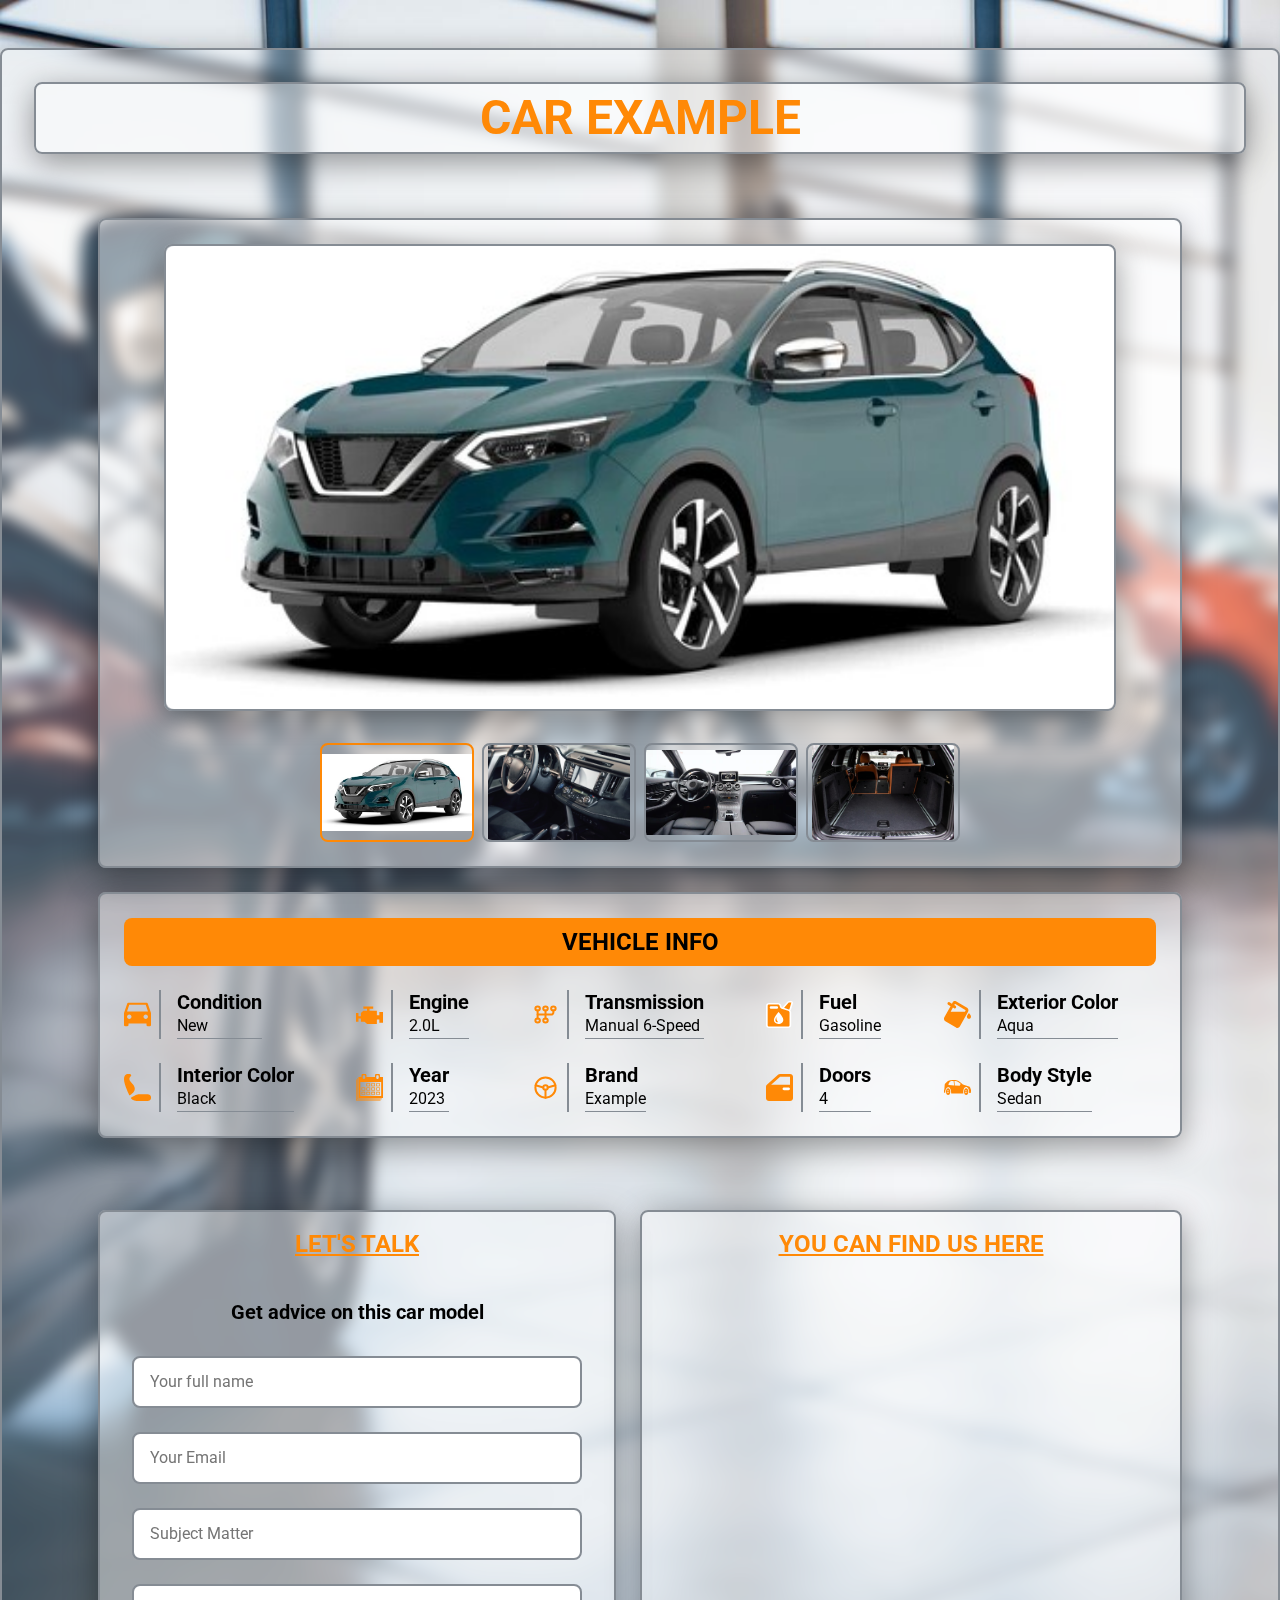
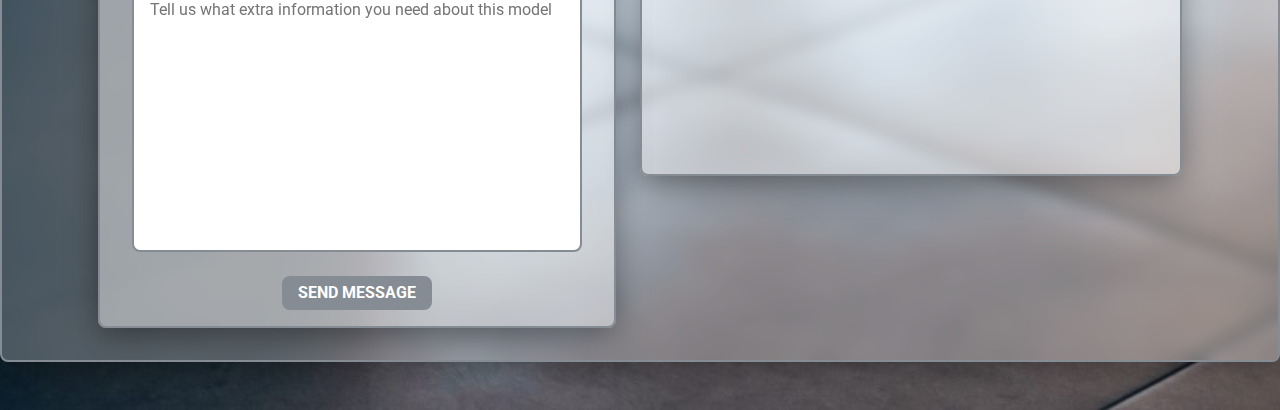
<file: pages/models/model1.html>
<!DOCTYPE html>
<html lang="en">
<head>
    <meta charset="UTF-8">
    <meta http-equiv="X-UA-Compatible" content="IE=edge">
    <meta name="viewport" content="width=device-width, initial-scale=1.0">
    <link rel="preconnect" href="https://fonts.googleapis.com">
    <link rel="preconnect" href="https://fonts.gstatic.com" crossorigin>
    <link href="https://fonts.googleapis.com/css2?family=Playfair+Display:ital,wght@0,400;0,700;1,400;1,700&family=Roboto:ital,wght@0,400;0,700;0,900;1,300;1,700&display=swap" rel="stylesheet">
    <link rel="stylesheet" href="../../css/index.css">
    <title>DealerShip</title>
</head>
<body>
    <section class="models inset-wrapper">
        <div class="models-content">
            <div class="models-title">
                <h1>CAR EXAMPLE</h1>
            </div>
            <div class="info-container">
                <div class="slider-container" id="sliderContainer">

                    <div class="slider">
                        <div class="img-container" id="slider">
                            <img src="../../image/car-slider1.jpg" alt="" class="slide">
                            <img src="../../image/interior1.jpg" alt="" class="slide">
                            <img src="../../image/interior2.jpg" alt="" class="slide">
                            <img src="../../image/baul.jpg" alt="" class="slide">
                        </div>
                    </div>
                    <ul class="slider-navigation">
                        <li class="miniImage active" id="sliderNavigation">
                                <img src="../../image/car-slider1.jpg" alt="">
                        </li>
                        <li class="miniImage" id="sliderNavigation">
                                <img src="../../image/interior1.jpg" alt="">
                        </li>
                        <li class="miniImage">
                                <img src="../../image/interior2.jpg" alt="">
                        </li>
                        <li class="miniImage">
                                <img src="../../image/baul.jpg" alt="">
                        </li>
                    </ul>
                </div>
                <div class="models-info">
                    <div class="info-title">
                        <h2>VEHICLE INFO</h2>
                    </div>
                        <div class="details-item">
                            <img class="icon-car" src="../../icon/SVG/directions_car.svg" alt="">
                            <div class="details-text">
                                <h3>Condition</h3>
                                <h4>New</h4>
                            </div>
                        </div>

                        <div class="details-item">
                            <img class="icon-car" src="../../icon/SVG/engine.svg" alt="">
                            <div class="details-text">
                                <h3>Engine</h3>
                                <h4>2.0L</h4>
                            </div>
                        </div>
                        <div class="details-item">
                            <img class="icon-car" src="../../icon/SVG/transmission.svg" alt="">
                            <div class="details-text">
                                <h3>Transmission</h3>
                                <h4>Manual 6-Speed</h4>
                            </div>
                        </div>
                        <div class="details-item">
                            <img class="icon-car" src="../../icon/SVG/fuel.svg" alt="">
                            <div class="details-text">
                                <h3>Fuel</h3>
                                <h4>Gasoline</h4>
                            </div>
                        </div>
                        <div class="details-item">
                            <img class="icon-car" src="../../icon/SVG/paint.svg" alt="">
                            <div class="details-text">
                                <h3>Exterior Color</h3>
                                <h4>Aqua</h4>
                            </div>
                        </div>
                        <div class="details-item">
                            <img class="icon-car" src="../../icon/SVG/interior-paint.svg" alt="">
                            <div class="details-text">
                                <h3>Interior Color</h3>
                                <h4>Black</h4>
                            </div>
                        </div>
                        <div class="details-item">
                            <img class="icon-car" src="../../icon/SVG/calendar.svg" alt="">
                            <div class="details-text">
                                <h3>Year</h3>
                                <h4>2023</h4>
                            </div>
                        </div>
                        <div class="details-item">
                            <img class="icon-car" src="../../icon/SVG/car-brand.svg" alt="">
                            <div class="details-text">
                                <h3>Brand</h3>
                                <h4>Example</h4>
                            </div>
                        </div>
                        <div class="details-item">
                            <img class="icon-car" src="../../icon/SVG/door.svg" alt="">
                            <div class="details-text">
                                <h3>Doors</h3>
                                <h4>4</h4>
                            </div>
                        </div>                       
                        <div class="details-item">
                            <img class="icon-car" src="../../icon/SVG/car-body.svg" alt="">
                            <div class="details-text">
                                <h3>Body Style</h3>
                                <h4>Sedan</h4>
                            </div>
                        </div>
                </div>              
                <div class="models-contact">
                    <form class="form" id="form">
                        <h2 class="title"><strong>let's talk</strong></h2>
                        <h3 class="subtitle">Get advice on this car model</h3>        
                        <input required name="name" id="name" type="text" title="Name allows only letters and spaces" pattern="^[A-Za-zÑñÁáÉéÍíÓóÚúÜü\s]+$" placeholder="Your full name">
                        <input required name="email" id="email" type="email" title="incorrect email" pattern="^[a-z0-9]+(\.[_a-z0-9]+)*@[a-z0-9-]+(\.[a-z0-9-]+)*(\.[a-z]{2,15})$" placeholder="Your Email">
                        <input type="text" name="subject" required placeholder="Subject Matter" title="Subject can only contain up to 40 characters." pattern="^.{1,40}$">
                        <textarea required name="message" placeholder="Tell us what extra information you need about this model" id="message" cols="30" rows="10"></textarea>
                        <button class="form-button" type="submit">Send Message</button>
                        <span class="loader none"></span>
                        <div class="form-response none">
                            <h2>Data has been sent.</h2>
                        </div>
                    </form>
                    <div class="location hidden-in-mobile">
                        <div class="map-container">
                            <h2 class="location-title"><strong>you can find us here</strong></h2>
                            <iframe class="map" src="https://www.google.com/maps/embed?pb=!1m14!1m8!1m3!1d13136.066850016401!2d-58.3815704!3d-34.6037389!3m2!1i1024!2i768!4f13.1!3m3!1m2!1s0x0%3A0x11bead4e234e558b!2sObelisco!5e0!3m2!1ses!2sar!4v1670891358611!5m2!1ses!2sar" width="600" height="450" style="border:0;" allowfullscreen="" loading="lazy" referrerpolicy="no-referrer-when-downgrade"></iframe>
                        </div>
                    </div>    
                </div>
            </div>
        </div>
    </section>
</body>
</file>
<file: css/index.css>
@import './global-styles.css';
@import './header.css';
@import './wrapper.css';
@import './404.css';
@import './hero.css';
@import './main.css';
@import './footer.css';
@import './contact.css';
@import './form.css';
@import './company.css';
@import './financing.css';
@import './vehicles.css';
@import './models.css';
@import './loader.css';
@import './mediaquery.css';
</file>
<file: icon/demo-files/demo.css>
body {
  padding: 0;
  margin: 0;
  font-family: sans-serif;
  font-size: 1em;
  line-height: 1.5;
  color: #555;
  background: #fff;
}
h1 {
  font-size: 1.5em;
  font-weight: normal;
  box-shadow: 0 1px #ddd, 0 2px #fff, 0 3px #ddd;
}
small {
  font-size: .66666667em;
}
a {
  color: #e74c3c;
  text-decoration: none;
}
a:hover, a:focus {
  box-shadow: 0 1px #e74c3c;
}
.bshadow0, input {
  box-shadow: inset 0 -2px #e7e7e7;
}
input:hover {
  box-shadow: inset 0 -2px #ccc;
}
input, fieldset {
  font-size: 1em;
  margin: 0;
  padding: 0;
  border: 0;
}
input {
  color: inherit;
  line-height: 1.5;
  height: 1.5em;
  padding: .25em 0;
}
input:focus {
  outline: none;
  box-shadow: inset 0 -2px #449fdb;
}
.glyph {
  font-size: 16px;
  margin-right: 1.5em;
  float: left;
  width: 7em;
}
svg {
  color: #ff8906;
}
.liga {
  width: 80%;
  width: calc(100% - 2.5em);
}
.talign-right {
  text-align: right;
}
.talign-center {
  text-align: center;
}
.bgc1 {
  background: #f1f1f1;
}
.fgc0 {
  color: #000;
}
.fgc1 {
  color: #999;
}
p {
  margin-top: 1em;
  margin-bottom: 1em;
}
.mvm {
  margin-top: .75em;
  margin-bottom: .75em;
}
.mtn {
  margin-top: 0;
}
.mtl, .mal {
  margin-top: 1.5em;
}
.mbl, .mal {
  margin-bottom: 1.5em;
}
.mal, .mhl {
  margin-left: 1.5em;
  margin-right: 1.5em;
}
.mhmm {
  margin-left: 1em;
  margin-right: 1em;
}
.ptl {
  padding-top: 1.5em;
}
.pbs, .pvs {
  padding-bottom: .25em;
}
.pvs, .pts {
  padding-top: .25em;
}
.unit {
  float: left;
}
.unitRight {
  float: right;
}
.size1of2 {
  width: 50%;
}
.size1of1 {
  width: 100%;
}
.clearfix:before, .clearfix:after {
  content: " ";
  display: table;
}
.clearfix:after {
  clear: both;
}
.hidden-true {
  display: none;
}
.textbox0 {
  width: 3em;
  background: #f1f1f1;
  padding: .25em .5em;
  line-height: 1.5;
  height: 1.5em;
}
.fs0 {
  font-size: 16px;
}
.fs1 {
  font-size: 24px;
}
.fs2 {
  font-size: 24px;
}
.fs3 {
  font-size: 24px;
}
.name {
  font-size: 0.5em;
  margin-left: 1em;
}
</file>
<file: icon/style.css>
.icon {
  display: inline-block;
  width: 1em;
  height: 1em;
  stroke-width: 0;
  stroke: currentColor;
  fill: currentColor;
}

/* ==========================================
Single-colored icons can be modified like so:
.icon-name {
  font-size: 32px;
  color: red;
}
========================================== */
</file>
